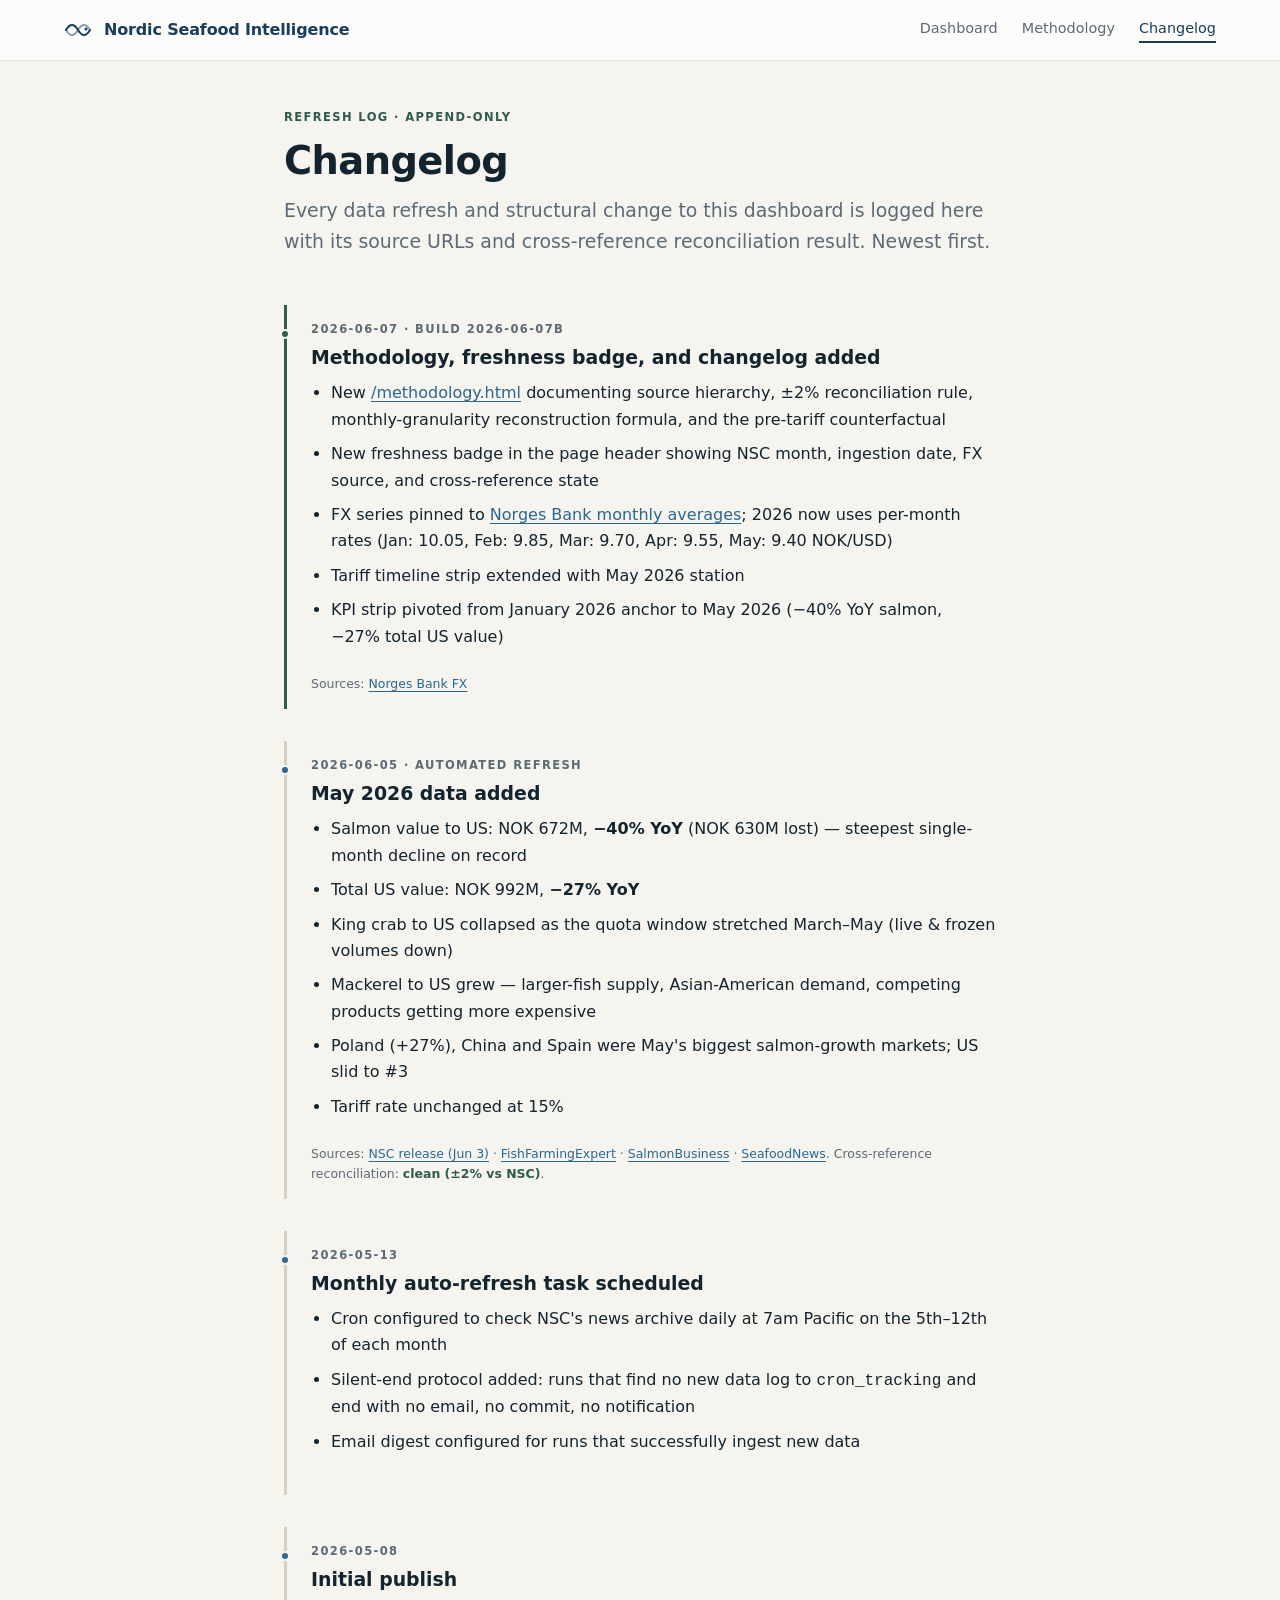
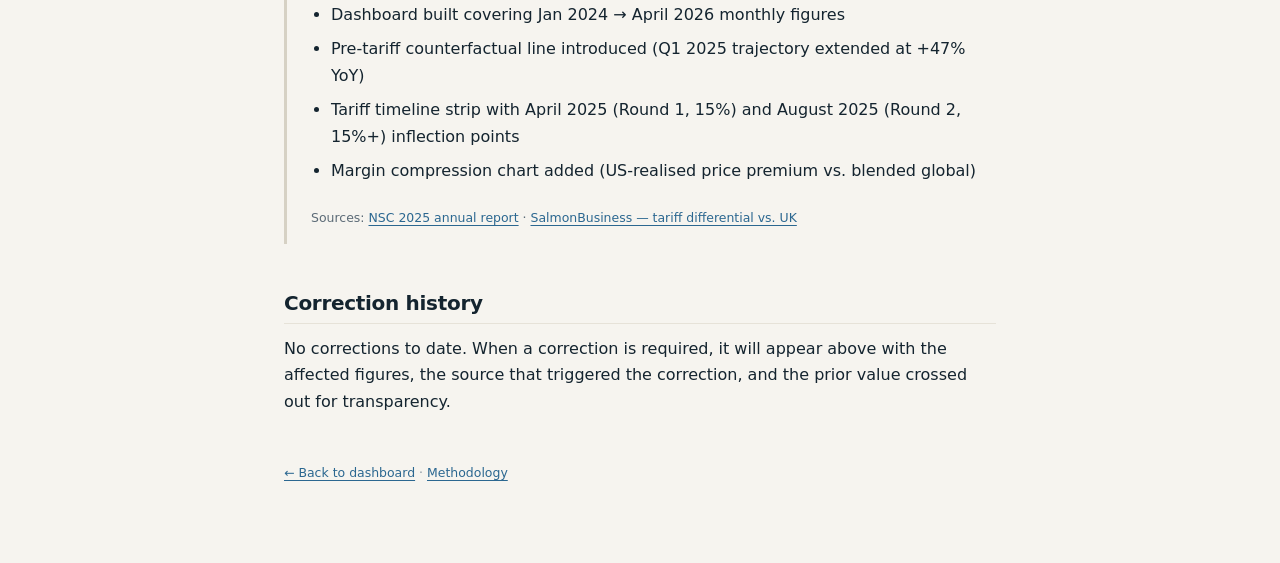
<file: changelog.html>
<!doctype html>
<html lang="en">
  <head>
    <meta charset="utf-8" />
    <meta name="viewport" content="width=device-width, initial-scale=1.0" />
    <title>Changelog — Norway Seafood US Tariff Impact</title>
    <link rel="icon" type="image/svg+xml" href="favicon.svg" />
    <link rel="preconnect" href="https://api.fontshare.com" />
    <link
      href="https://api.fontshare.com/v2/css?f[]=satoshi@400,500,700,900&f[]=general-sans@500,600&display=swap"
      rel="stylesheet"
    />
    <link rel="stylesheet" href="styles.css?v=20260607c" />
  </head>
  <body>
    <header class="page-header">
      <div class="container header-inner">
        <a href="index.html" class="brand" aria-label="Nordic Seafood Intelligence">
          <svg width="28" height="28" viewBox="0 0 28 28" fill="none" aria-hidden="true">
            <path d="M2 14 Q 8 4, 14 14 T 26 14" stroke="currentColor" stroke-width="2" fill="none" stroke-linecap="round" />
            <path d="M2 14 Q 8 24, 14 14 T 26 14" stroke="currentColor" stroke-width="2" fill="none" stroke-linecap="round" opacity="0.5" />
            <circle cx="22" cy="13" r="1.5" fill="currentColor" />
          </svg>
          <span>Nordic Seafood Intelligence</span>
        </a>
        <nav class="header-nav" aria-label="Dashboard pages">
          <a href="index.html">Dashboard</a>
          <a href="methodology.html">Methodology</a>
          <a href="changelog.html" class="active">Changelog</a>
        </nav>
      </div>
    </header>

    <main class="doc">
      <div class="doc-eyebrow">Refresh log · append-only</div>
      <h1>Changelog</h1>
      <p class="lede">
        Every data refresh and structural change to this dashboard is logged here with its
        source URLs and cross-reference reconciliation result. Newest first.
      </p>

      <!-- Latest entry -->
      <div class="changelog-entry entry-latest">
        <div class="ch-date">2026-06-07 · Build 2026-06-07b</div>
        <div class="ch-title">Methodology, freshness badge, and changelog added</div>
        <ul>
          <li>New <a href="methodology.html">/methodology.html</a> documenting source hierarchy, ±2% reconciliation rule, monthly-granularity reconstruction formula, and the pre-tariff counterfactual</li>
          <li>New freshness badge in the page header showing NSC month, ingestion date, FX source, and cross-reference state</li>
          <li>FX series pinned to <a href="https://www.norges-bank.no/en/topics/Statistics/exchange_rates/" target="_blank" rel="noopener">Norges Bank monthly averages</a>; 2026 now uses per-month rates (Jan: 10.05, Feb: 9.85, Mar: 9.70, Apr: 9.55, May: 9.40 NOK/USD)</li>
          <li>Tariff timeline strip extended with May 2026 station</li>
          <li>KPI strip pivoted from January 2026 anchor to May 2026 (−40% YoY salmon, −27% total US value)</li>
        </ul>
        <div class="ch-sources">
          Sources: <a href="https://www.norges-bank.no/en/topics/Statistics/exchange_rates/" target="_blank" rel="noopener">Norges Bank FX</a>
        </div>
      </div>

      <div class="changelog-entry">
        <div class="ch-date">2026-06-05 · Automated refresh</div>
        <div class="ch-title">May 2026 data added</div>
        <ul>
          <li>Salmon value to US: NOK 672M, <strong>−40% YoY</strong> (NOK 630M lost) — steepest single-month decline on record</li>
          <li>Total US value: NOK 992M, <strong>−27% YoY</strong></li>
          <li>King crab to US collapsed as the quota window stretched March–May (live &amp; frozen volumes down)</li>
          <li>Mackerel to US grew — larger-fish supply, Asian-American demand, competing products getting more expensive</li>
          <li>Poland (+27%), China and Spain were May's biggest salmon-growth markets; US slid to #3</li>
          <li>Tariff rate unchanged at 15%</li>
        </ul>
        <div class="ch-sources">
          Sources: <a href="https://www.mynewsdesk.com/seafood/pressreleases/lower-volumes-and-a-stronger-krone-led-to-a-decline-in-the-value-of-norwegian-seafood-exports-in-may-3451885" target="_blank" rel="noopener">NSC release (Jun 3)</a> · <a href="https://www.fishfarmingexpert.com/may-2026-norwegian-salmon-exports-norwegian-seafood-council/value-of-norways-salmon-exports-to-us-fell-by-50m-in-may/2132686" target="_blank" rel="noopener">FishFarmingExpert</a> · <a href="https://www.salmonbusiness.com/exports-europe-picks-up-the-slack-as-us-demand-falls/" target="_blank" rel="noopener">SalmonBusiness</a> · <a href="https://www.seafoodnews.com/Story/1332939/US-Market-Challenges-Push-Norwegian-Salmon-Fillet-Exports-Down-37-percent-Poland-and-China-Surge" target="_blank" rel="noopener">SeafoodNews</a>. Cross-reference reconciliation: <span style="color:#2f5b4e;font-weight:600">clean (±2% vs NSC)</span>.
        </div>
      </div>

      <div class="changelog-entry">
        <div class="ch-date">2026-05-13</div>
        <div class="ch-title">Monthly auto-refresh task scheduled</div>
        <ul>
          <li>Cron configured to check NSC's news archive daily at 7am Pacific on the 5th–12th of each month</li>
          <li>Silent-end protocol added: runs that find no new data log to <code>cron_tracking</code> and end with no email, no commit, no notification</li>
          <li>Email digest configured for runs that successfully ingest new data</li>
        </ul>
      </div>

      <div class="changelog-entry">
        <div class="ch-date">2026-05-08</div>
        <div class="ch-title">Initial publish</div>
        <ul>
          <li>Dashboard built covering Jan 2024 → April 2026 monthly figures</li>
          <li>Pre-tariff counterfactual line introduced (Q1 2025 trajectory extended at +47% YoY)</li>
          <li>Tariff timeline strip with April 2025 (Round 1, 15%) and August 2025 (Round 2, 15%+) inflection points</li>
          <li>Margin compression chart added (US-realised price premium vs. blended global)</li>
        </ul>
        <div class="ch-sources">
          Sources: <a href="https://en.seafood.no/news-and-media/news-archive/price-growth-for-wild-fish-and-increased-salmon-volume-resulted-in-record-value-for-norwegian-seafood-exports-in-2025-/" target="_blank" rel="noopener">NSC 2025 annual report</a> · <a href="https://www.salmonbusiness.com/norway-faces-higher-us-tariffs-than-uk-under-trumps-new-import-rules/" target="_blank" rel="noopener">SalmonBusiness — tariff differential vs. UK</a>
        </div>
      </div>

      <h2>Correction history</h2>
      <p>
        No corrections to date. When a correction is required, it will appear above with the
        affected figures, the source that triggered the correction, and the prior value crossed
        out for transparency.
      </p>

      <p style="margin-top: 3rem; font-size: var(--text-xs); color: var(--color-text-faint);">
        <a href="index.html">← Back to dashboard</a> · <a href="methodology.html">Methodology</a>
      </p>
    </main>
  </body>
</html>
</file>
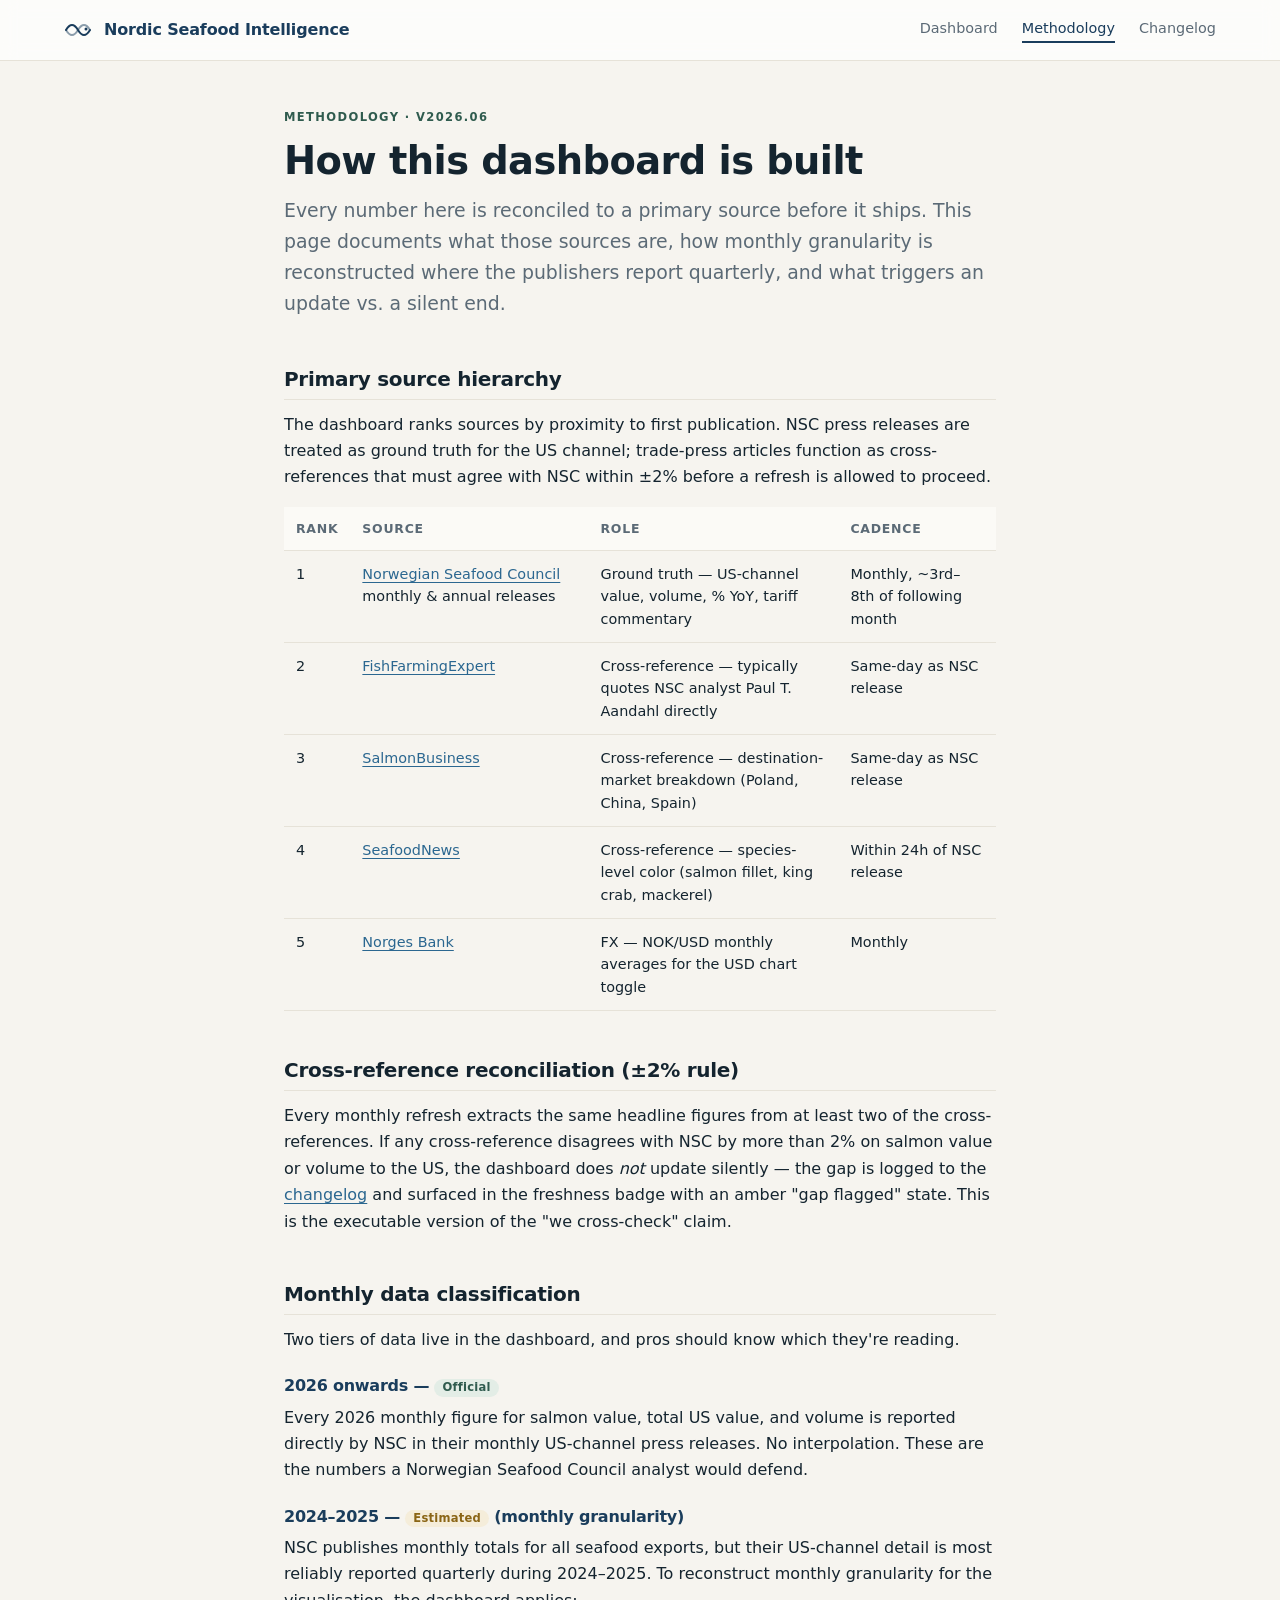
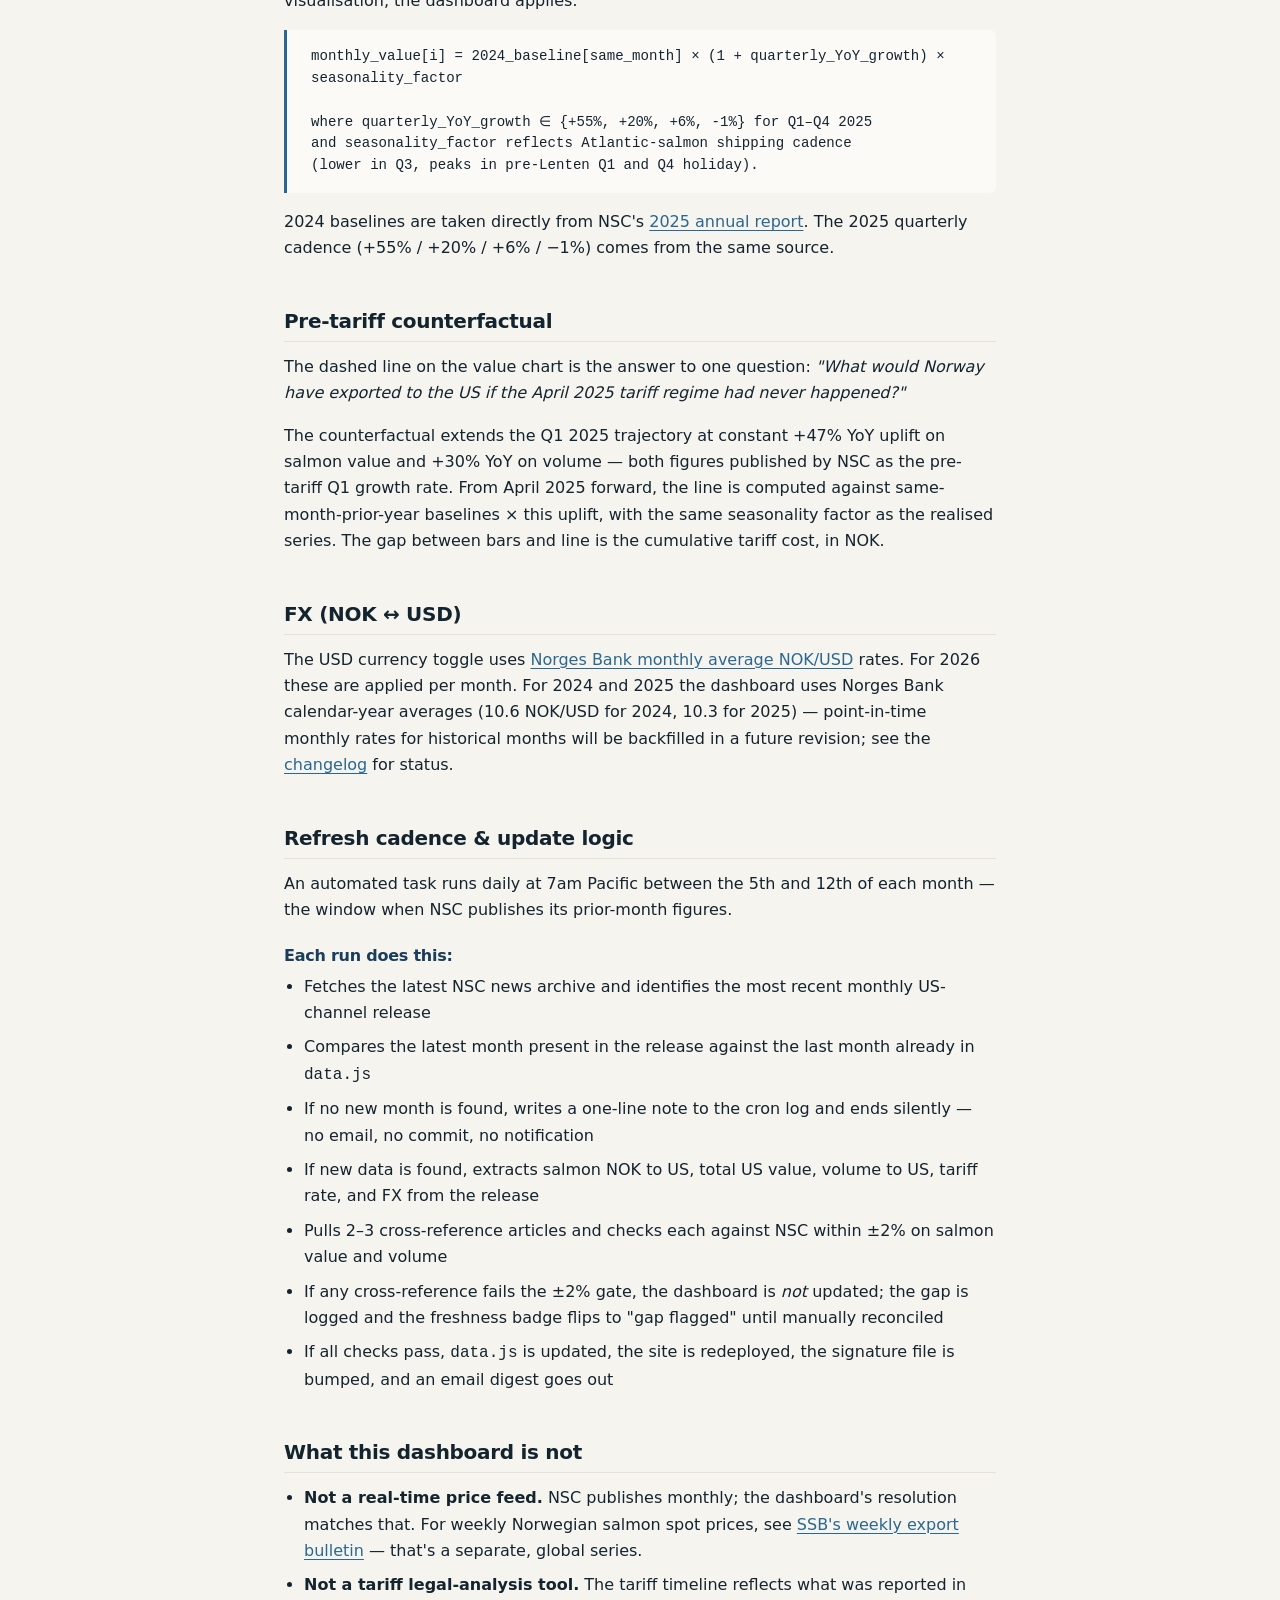
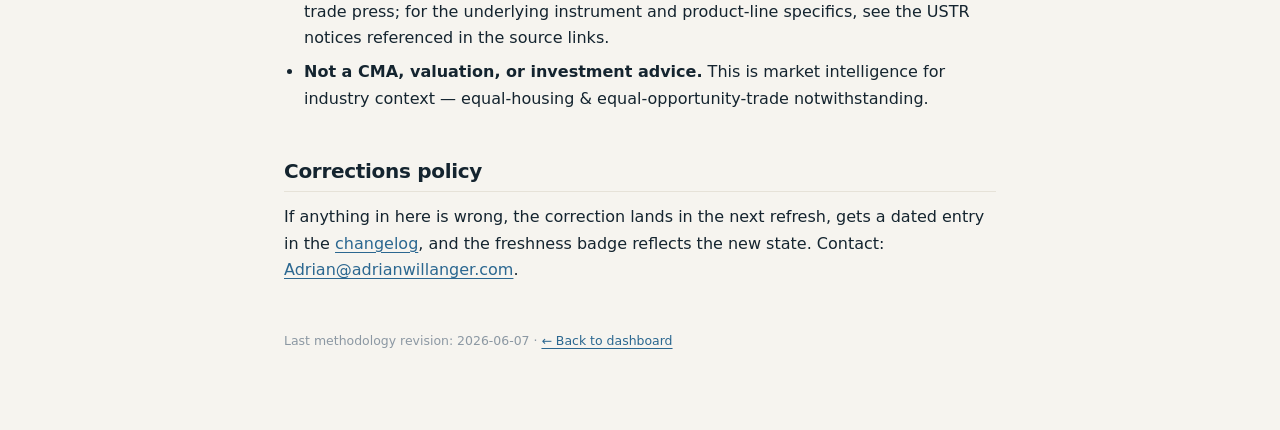
<file: methodology.html>
<!doctype html>
<html lang="en">
  <head>
    <meta charset="utf-8" />
    <meta name="viewport" content="width=device-width, initial-scale=1.0" />
    <title>Methodology — Norway Seafood US Tariff Impact</title>
    <link rel="icon" type="image/svg+xml" href="favicon.svg" />
    <link rel="preconnect" href="https://api.fontshare.com" />
    <link
      href="https://api.fontshare.com/v2/css?f[]=satoshi@400,500,700,900&f[]=general-sans@500,600&display=swap"
      rel="stylesheet"
    />
    <link rel="stylesheet" href="styles.css?v=20260607c" />
  </head>
  <body>
    <header class="page-header">
      <div class="container header-inner">
        <a href="index.html" class="brand" aria-label="Nordic Seafood Intelligence">
          <svg width="28" height="28" viewBox="0 0 28 28" fill="none" aria-hidden="true">
            <path d="M2 14 Q 8 4, 14 14 T 26 14" stroke="currentColor" stroke-width="2" fill="none" stroke-linecap="round" />
            <path d="M2 14 Q 8 24, 14 14 T 26 14" stroke="currentColor" stroke-width="2" fill="none" stroke-linecap="round" opacity="0.5" />
            <circle cx="22" cy="13" r="1.5" fill="currentColor" />
          </svg>
          <span>Nordic Seafood Intelligence</span>
        </a>
        <nav class="header-nav" aria-label="Dashboard pages">
          <a href="index.html">Dashboard</a>
          <a href="methodology.html" class="active">Methodology</a>
          <a href="changelog.html">Changelog</a>
        </nav>
      </div>
    </header>

    <main class="doc">
      <div class="doc-eyebrow">Methodology · v2026.06</div>
      <h1>How this dashboard is built</h1>
      <p class="lede">
        Every number here is reconciled to a primary source before it ships. This page documents
        what those sources are, how monthly granularity is reconstructed where the publishers
        report quarterly, and what triggers an update vs. a silent end.
      </p>

      <h2>Primary source hierarchy</h2>
      <p>
        The dashboard ranks sources by proximity to first publication. NSC press releases are
        treated as ground truth for the US channel; trade-press articles function as
        cross-references that must agree with NSC within ±2% before a refresh is allowed to
        proceed.
      </p>
      <table class="source-table">
        <thead>
          <tr>
            <th>Rank</th>
            <th>Source</th>
            <th>Role</th>
            <th>Cadence</th>
          </tr>
        </thead>
        <tbody>
          <tr>
            <td>1</td>
            <td><a href="https://en.seafood.no/news-and-media/news-archive/" target="_blank" rel="noopener">Norwegian Seafood Council</a> monthly &amp; annual releases</td>
            <td>Ground truth — US-channel value, volume, % YoY, tariff commentary</td>
            <td>Monthly, ~3rd–8th of following month</td>
          </tr>
          <tr>
            <td>2</td>
            <td><a href="https://www.fishfarmingexpert.com/" target="_blank" rel="noopener">FishFarmingExpert</a></td>
            <td>Cross-reference — typically quotes NSC analyst Paul T. Aandahl directly</td>
            <td>Same-day as NSC release</td>
          </tr>
          <tr>
            <td>3</td>
            <td><a href="https://www.salmonbusiness.com/" target="_blank" rel="noopener">SalmonBusiness</a></td>
            <td>Cross-reference — destination-market breakdown (Poland, China, Spain)</td>
            <td>Same-day as NSC release</td>
          </tr>
          <tr>
            <td>4</td>
            <td><a href="https://www.seafoodnews.com/" target="_blank" rel="noopener">SeafoodNews</a></td>
            <td>Cross-reference — species-level color (salmon fillet, king crab, mackerel)</td>
            <td>Within 24h of NSC release</td>
          </tr>
          <tr>
            <td>5</td>
            <td><a href="https://www.norges-bank.no/en/topics/Statistics/exchange_rates/" target="_blank" rel="noopener">Norges Bank</a></td>
            <td>FX — NOK/USD monthly averages for the USD chart toggle</td>
            <td>Monthly</td>
          </tr>
        </tbody>
      </table>

      <h2>Cross-reference reconciliation (±2% rule)</h2>
      <p>
        Every monthly refresh extracts the same headline figures from at least two of the
        cross-references. If any cross-reference disagrees with NSC by more than 2% on salmon
        value or volume to the US, the dashboard does <em>not</em> update silently — the gap is
        logged to the <a href="changelog.html">changelog</a> and surfaced in the freshness badge
        with an amber "gap flagged" state. This is the executable version of the
        "we cross-check" claim.
      </p>

      <h2>Monthly data classification</h2>
      <p>
        Two tiers of data live in the dashboard, and pros should know which they're reading.
      </p>
      <h3>2026 onwards — <span class="pill pill-official">Official</span></h3>
      <p>
        Every 2026 monthly figure for salmon value, total US value, and volume is reported
        directly by NSC in their monthly US-channel press releases. No interpolation. These are
        the numbers a Norwegian Seafood Council analyst would defend.
      </p>
      <h3>2024–2025 — <span class="pill pill-estimated">Estimated</span> (monthly granularity)</h3>
      <p>
        NSC publishes monthly totals for all seafood exports, but their US-channel detail is
        most reliably reported quarterly during 2024–2025. To reconstruct monthly granularity
        for the visualisation, the dashboard applies:
      </p>
      <div class="formula">monthly_value[i] = 2024_baseline[same_month] × (1 + quarterly_YoY_growth) × seasonality_factor

where quarterly_YoY_growth ∈ {+55%, +20%, +6%, -1%} for Q1–Q4 2025
and seasonality_factor reflects Atlantic-salmon shipping cadence
(lower in Q3, peaks in pre-Lenten Q1 and Q4 holiday).</div>
      <p>
        2024 baselines are taken directly from NSC's <a href="https://en.seafood.no/news-and-media/news-archive/price-growth-for-wild-fish-and-increased-salmon-volume-resulted-in-record-value-for-norwegian-seafood-exports-in-2025-/" target="_blank" rel="noopener">2025 annual report</a>. The 2025 quarterly cadence (+55% / +20% / +6% / −1%) comes from the same source.
      </p>

      <h2>Pre-tariff counterfactual</h2>
      <p>
        The dashed line on the value chart is the answer to one question: <em>"What would Norway
        have exported to the US if the April 2025 tariff regime had never happened?"</em>
      </p>
      <p>
        The counterfactual extends the Q1 2025 trajectory at constant +47% YoY uplift on salmon
        value and +30% YoY on volume — both figures published by NSC as the pre-tariff Q1
        growth rate. From April 2025 forward, the line is computed against same-month-prior-year
        baselines × this uplift, with the same seasonality factor as the realised series. The
        gap between bars and line is the cumulative tariff cost, in NOK.
      </p>

      <h2>FX (NOK ↔ USD)</h2>
      <p>
        The USD currency toggle uses <a href="https://www.norges-bank.no/en/topics/Statistics/exchange_rates/" target="_blank" rel="noopener">Norges Bank monthly average NOK/USD</a> rates. For 2026 these are applied per month. For 2024 and 2025 the dashboard uses Norges Bank calendar-year averages (10.6 NOK/USD for 2024, 10.3 for 2025) — point-in-time monthly rates for historical months will be backfilled in a future revision; see the <a href="changelog.html">changelog</a> for status.
      </p>

      <h2>Refresh cadence &amp; update logic</h2>
      <p>
        An automated task runs daily at 7am Pacific between the 5th and 12th of each month —
        the window when NSC publishes its prior-month figures.
      </p>
      <h3>Each run does this:</h3>
      <ul>
        <li>Fetches the latest NSC news archive and identifies the most recent monthly US-channel release</li>
        <li>Compares the latest month present in the release against the last month already in <code>data.js</code></li>
        <li>If no new month is found, writes a one-line note to the cron log and ends silently — no email, no commit, no notification</li>
        <li>If new data is found, extracts salmon NOK to US, total US value, volume to US, tariff rate, and FX from the release</li>
        <li>Pulls 2–3 cross-reference articles and checks each against NSC within ±2% on salmon value and volume</li>
        <li>If any cross-reference fails the ±2% gate, the dashboard is <em>not</em> updated; the gap is logged and the freshness badge flips to "gap flagged" until manually reconciled</li>
        <li>If all checks pass, <code>data.js</code> is updated, the site is redeployed, the signature file is bumped, and an email digest goes out</li>
      </ul>

      <h2>What this dashboard is not</h2>
      <ul>
        <li><strong>Not a real-time price feed.</strong> NSC publishes monthly; the dashboard's resolution matches that. For weekly Norwegian salmon spot prices, see <a href="https://www.ssb.no/en/utenriksokonomi/utenrikshandel/statistikk/eksport-av-laks/artikler/salmon-price" target="_blank" rel="noopener">SSB's weekly export bulletin</a> — that's a separate, global series.</li>
        <li><strong>Not a tariff legal-analysis tool.</strong> The tariff timeline reflects what was reported in trade press; for the underlying instrument and product-line specifics, see the USTR notices referenced in the source links.</li>
        <li><strong>Not a CMA, valuation, or investment advice.</strong> This is market intelligence for industry context — equal-housing &amp; equal-opportunity-trade notwithstanding.</li>
      </ul>

      <h2>Corrections policy</h2>
      <p>
        If anything in here is wrong, the correction lands in the next refresh, gets a dated
        entry in the <a href="changelog.html">changelog</a>, and the freshness badge reflects
        the new state. Contact: <a href="mailto:Adrian@adrianwillanger.com">Adrian@adrianwillanger.com</a>.
      </p>

      <p style="margin-top: 3rem; font-size: var(--text-xs); color: var(--color-text-faint);">
        Last methodology revision: 2026-06-07 · <a href="index.html">← Back to dashboard</a>
      </p>
    </main>
  </body>
</html>
</file>
<file: styles.css>
/* ============================================================
   Nordic Seafood Intelligence — design tokens
   Cool Nordic blue palette · coral accent for tariff impact
   ============================================================ */

:root {
  /* Surfaces */
  --color-bg: #f6f4ef;          /* warm paper */
  --color-surface: #ffffff;
  --color-surface-2: #fbfaf6;
  --color-border: #e6e2d8;
  --color-border-strong: #d6d1c4;

  /* Text */
  --color-text: #14242f;        /* deep nordic ink */
  --color-text-muted: #5b6a76;
  --color-text-faint: #8c98a3;

  /* Brand & data */
  --color-fjord: #1a3d5c;       /* primary deep blue */
  --color-fjord-2: #2b6790;
  --color-glacier: #6fa8c9;
  --color-mist: #b9d4e3;
  --color-salmon: #e87a5d;      /* salmon flesh */
  --color-coral: #d94a3b;       /* tariff red */
  --color-amber: #d4a13b;       /* secondary accent */
  --color-pine: #2f5b4e;        /* whitefish/cod */
  --color-pine-2: #4a8073;

  --color-success: #2f5b4e;
  --color-error: #d94a3b;

  /* Type */
  --font-display: "General Sans", "Satoshi", system-ui, sans-serif;
  --font-body: "Satoshi", system-ui, -apple-system, sans-serif;

  --text-xs: 0.78rem;
  --text-sm: 0.9rem;
  --text-base: 1rem;
  --text-lg: 1.18rem;
  --text-xl: 1.5rem;
  --text-2xl: 2rem;
  --text-3xl: 2.75rem;
  --text-hero: clamp(2.4rem, 4.5vw, 3.6rem);

  /* Space */
  --space-1: 0.25rem;
  --space-2: 0.5rem;
  --space-3: 0.75rem;
  --space-4: 1rem;
  --space-6: 1.5rem;
  --space-8: 2rem;
  --space-12: 3rem;
  --space-16: 4rem;

  --radius-sm: 6px;
  --radius: 12px;
  --radius-lg: 18px;

  --shadow-sm: 0 1px 2px rgba(20, 36, 47, 0.04),
               0 1px 1px rgba(20, 36, 47, 0.02);
  --shadow: 0 4px 14px rgba(20, 36, 47, 0.06),
            0 1px 2px rgba(20, 36, 47, 0.04);
}

/* Reset */
*, *::before, *::after { box-sizing: border-box; }
html, body { margin: 0; padding: 0; }
body {
  font-family: var(--font-body);
  background: var(--color-bg);
  color: var(--color-text);
  font-size: var(--text-base);
  line-height: 1.55;
  -webkit-font-smoothing: antialiased;
  font-feature-settings: "ss01", "ss02";
}
h1, h2, h3 { font-family: var(--font-display); font-weight: 600; line-height: 1.15; margin: 0; letter-spacing: -0.015em; }
h1 em { font-style: normal; color: var(--color-fjord-2); font-weight: 500; }
p { margin: 0; }
a { color: var(--color-fjord-2); text-decoration: underline; text-underline-offset: 3px; text-decoration-thickness: 1px; }
a:hover { color: var(--color-coral); }

button { font-family: inherit; cursor: pointer; }

.container {
  max-width: 1200px;
  margin: 0 auto;
  padding: 0 var(--space-6);
}

/* Header */
.page-header {
  border-bottom: 1px solid var(--color-border);
  background: rgba(255, 255, 255, 0.7);
  backdrop-filter: blur(8px);
  position: sticky;
  top: 0;
  z-index: 10;
}
.header-inner {
  display: flex;
  align-items: center;
  justify-content: space-between;
  padding: var(--space-4) var(--space-6);
  max-width: 1200px;
  margin: 0 auto;
}
.brand {
  display: inline-flex;
  align-items: center;
  gap: var(--space-3);
  color: var(--color-fjord);
  font-family: var(--font-display);
  font-weight: 600;
  text-decoration: none;
  letter-spacing: -0.01em;
}
.header-meta {
  font-size: var(--text-xs);
  color: var(--color-text-muted);
  font-variant-numeric: tabular-nums;
}
.header-nav {
  display: inline-flex;
  align-items: center;
  gap: var(--space-6);
  font-size: var(--text-sm);
}
.header-nav a {
  color: var(--color-text-muted);
  text-decoration: none;
  font-weight: 500;
  padding-bottom: 2px;
  border-bottom: 2px solid transparent;
  transition: color 0.15s ease, border-color 0.15s ease;
}
.header-nav a:hover { color: var(--color-fjord); }
.header-nav a.active {
  color: var(--color-fjord);
  border-bottom-color: var(--color-fjord);
}

/* Freshness strip */
.freshness-strip {
  background: linear-gradient(180deg, #ecf3ee 0%, #e3ede6 100%);
  border-bottom: 1px solid #c9dccf;
  font-size: var(--text-xs);
  color: var(--color-text);
  font-variant-numeric: tabular-nums;
}
.freshness-inner {
  display: flex;
  flex-wrap: wrap;
  align-items: center;
  gap: var(--space-3);
  padding: var(--space-3) var(--space-6);
  max-width: 1200px;
  margin: 0 auto;
}
.freshness-dot {
  width: 8px;
  height: 8px;
  border-radius: 50%;
  background: #2f5b4e;
  box-shadow: 0 0 0 3px rgba(47, 91, 78, 0.18);
  flex-shrink: 0;
}
.freshness-label {
  font-weight: 600;
  color: var(--color-pine);
  text-transform: uppercase;
  letter-spacing: 0.06em;
  font-size: 0.7rem;
}
.freshness-item strong { font-weight: 600; color: var(--color-text); }
.freshness-item { color: var(--color-text-muted); }
.freshness-item span:not(.freshness-muted) { color: var(--color-text); }
.freshness-muted { color: var(--color-text-faint); }
.freshness-sep { color: var(--color-text-faint); }
.freshness-link {
  margin-left: auto;
  color: var(--color-fjord-2);
  text-decoration: none;
  font-weight: 500;
}
.freshness-link:hover { text-decoration: underline; }
.cr-ok { color: #2f5b4e; font-weight: 600; }
.cr-warn { color: #b45e1e; font-weight: 600; }

@media (max-width: 720px) {
  .freshness-inner { gap: var(--space-2); font-size: 0.72rem; }
  .freshness-sep { display: none; }
  .freshness-link { margin-left: 0; flex-basis: 100%; }
  .header-nav { gap: var(--space-4); font-size: var(--text-xs); }
}

/* Hero */
.hero {
  padding: var(--space-16) 0 var(--space-12);
  max-width: 880px;
}
.eyebrow {
  display: inline-flex;
  align-items: center;
  gap: var(--space-2);
  padding: var(--space-1) var(--space-3);
  border-radius: 999px;
  background: var(--color-surface);
  border: 1px solid var(--color-border-strong);
  color: var(--color-text-muted);
  font-size: var(--text-xs);
  font-weight: 500;
  text-transform: uppercase;
  letter-spacing: 0.08em;
  margin-bottom: var(--space-6);
}
.flag { font-size: 0.95rem; line-height: 1; }
h1 {
  font-size: var(--text-hero);
  margin-bottom: var(--space-6);
}
.lede {
  font-size: var(--text-lg);
  color: var(--color-text-muted);
  max-width: 720px;
  line-height: 1.55;
}

/* KPI row */
.kpis {
  display: grid;
  grid-template-columns: repeat(4, 1fr);
  gap: var(--space-4);
  margin-bottom: var(--space-8);
}
.kpi {
  background: var(--color-surface);
  border: 1px solid var(--color-border);
  border-radius: var(--radius);
  padding: var(--space-6);
  box-shadow: var(--shadow-sm);
}
.kpi-label {
  font-size: var(--text-xs);
  color: var(--color-text-muted);
  text-transform: uppercase;
  letter-spacing: 0.06em;
  font-weight: 500;
  margin-bottom: var(--space-3);
}
.kpi-value {
  font-family: var(--font-display);
  font-size: 2.4rem;
  font-weight: 700;
  font-variant-numeric: tabular-nums lining-nums;
  letter-spacing: -0.02em;
  color: var(--color-fjord);
  line-height: 1;
}
.kpi-value .unit {
  font-size: 1.4rem;
  font-weight: 500;
  color: var(--color-text-muted);
  margin-left: 2px;
}
.kpi-delta {
  margin-top: var(--space-3);
  font-size: var(--text-sm);
  font-weight: 500;
  font-variant-numeric: tabular-nums;
}
.delta-down { color: var(--color-coral); }
.delta-up { color: var(--color-pine); }
.delta-neutral { color: var(--color-text-muted); }

/* Cards */
.card {
  background: var(--color-surface);
  border: 1px solid var(--color-border);
  border-radius: var(--radius-lg);
  padding: var(--space-8);
  margin-bottom: var(--space-8);
  box-shadow: var(--shadow-sm);
}
.card-header {
  display: flex;
  align-items: flex-start;
  justify-content: space-between;
  gap: var(--space-6);
  margin-bottom: var(--space-6);
  flex-wrap: wrap;
}
.card-header h2 {
  font-size: var(--text-xl);
  margin-bottom: var(--space-2);
  color: var(--color-fjord);
}
.card-sub {
  font-size: var(--text-sm);
  color: var(--color-text-muted);
}
.card-footer {
  margin-top: var(--space-4);
  padding-top: var(--space-4);
  border-top: 1px dashed var(--color-border);
}

/* Controls / chips */
.controls { display: inline-flex; gap: var(--space-1); padding: 4px; background: var(--color-surface-2); border-radius: 999px; border: 1px solid var(--color-border); }
.chip {
  border: none;
  background: transparent;
  padding: var(--space-2) var(--space-4);
  border-radius: 999px;
  font-size: var(--text-sm);
  font-weight: 500;
  color: var(--color-text-muted);
  transition: background 200ms ease, color 200ms ease;
}
.chip.active {
  background: var(--color-fjord);
  color: white;
  box-shadow: var(--shadow-sm);
}
.chip:not(.active):hover { color: var(--color-text); }

/* Chart wrappers */
.chart-wrap { position: relative; width: 100%; height: 420px; }
.chart-wrap-md { height: 340px; }
canvas { max-width: 100%; }

/* Grid 2-col */
.grid-2 {
  display: grid;
  grid-template-columns: 1fr 1fr;
  gap: var(--space-8);
  margin-bottom: var(--space-8);
}
.grid-2 .card { margin-bottom: 0; }

/* Legend swatches */
.legend-row {
  display: flex;
  flex-wrap: wrap;
  align-items: center;
  gap: var(--space-4);
  font-size: var(--text-sm);
  color: var(--color-text-muted);
  font-weight: 500;
}
.swatch {
  display: inline-block;
  width: 14px;
  height: 14px;
  border-radius: 3px;
  margin-right: 6px;
  vertical-align: -2px;
}
.sw-salmon { background: var(--color-salmon); }
.sw-cod { background: var(--color-pine); }
.sw-crab { background: var(--color-amber); }
.sw-other { background: var(--color-glacier); }
.sw-counter { background: repeating-linear-gradient(45deg, var(--color-fjord) 0 4px, transparent 4px 8px); border: 1px dashed var(--color-fjord); }

/* Timeline */
.timeline {
  list-style: none;
  padding: 0;
  margin: 0;
  display: grid;
  grid-template-columns: repeat(6, 1fr);
  gap: var(--space-4);
  position: relative;
}
.timeline::before {
  content: "";
  position: absolute;
  top: 38px;
  left: 0;
  right: 0;
  height: 2px;
  background: linear-gradient(
    to right,
    var(--color-pine) 0%,
    var(--color-pine) 16%,
    var(--color-coral) 16%,
    var(--color-coral) 100%
  );
  border-radius: 2px;
  opacity: 0.25;
}
.timeline li {
  position: relative;
  padding-top: var(--space-12);
}
.timeline li::before {
  content: "";
  position: absolute;
  top: 30px;
  left: 50%;
  transform: translateX(-50%);
  width: 16px;
  height: 16px;
  border-radius: 50%;
  background: var(--color-surface);
  border: 3px solid var(--color-pine);
  z-index: 1;
}
.timeline li.t-shock::before {
  border-color: var(--color-coral);
  background: var(--color-coral);
  box-shadow: 0 0 0 4px rgba(217, 74, 59, 0.18);
}
.timeline li.t-now::before {
  border-color: var(--color-fjord);
  background: var(--color-fjord);
  box-shadow: 0 0 0 4px rgba(26, 61, 92, 0.18);
}
.t-date {
  position: absolute;
  top: 0;
  left: 50%;
  transform: translateX(-50%);
  font-family: var(--font-display);
  font-size: var(--text-xs);
  text-transform: uppercase;
  letter-spacing: 0.08em;
  color: var(--color-text-muted);
  font-weight: 600;
  white-space: nowrap;
}
.t-rate {
  display: inline-block;
  padding: 2px 10px;
  border-radius: 999px;
  background: rgba(47, 91, 78, 0.12);
  color: var(--color-pine);
  font-family: var(--font-display);
  font-weight: 700;
  font-size: var(--text-sm);
  margin-bottom: var(--space-3);
  font-variant-numeric: tabular-nums;
}
.t-rate-15 { background: rgba(217, 74, 59, 0.12); color: var(--color-coral); }
.t-rate-15p { background: rgba(217, 74, 59, 0.16); color: var(--color-coral); }
.t-body {
  font-size: var(--text-sm);
  color: var(--color-text-muted);
  line-height: 1.5;
}
.t-body strong { color: var(--color-text); font-weight: 600; }
.t-body em { font-style: normal; color: var(--color-coral); font-weight: 600; }

/* Footnote */
.footnote {
  border-top: 1px solid var(--color-border);
  padding: var(--space-12) 0;
  font-size: var(--text-sm);
  color: var(--color-text-muted);
}
.footnote h3 {
  font-size: var(--text-base);
  text-transform: uppercase;
  letter-spacing: 0.08em;
  font-weight: 600;
  color: var(--color-text);
  margin-bottom: var(--space-4);
}
.footnote ul { padding-left: var(--space-6); margin: 0 0 var(--space-6); }
.footnote li { margin-bottom: var(--space-2); }
.signoff {
  font-size: var(--text-xs);
  color: var(--color-text-faint);
  border-top: 1px dashed var(--color-border);
  padding-top: var(--space-4);
}

/* Responsive */
@media (max-width: 980px) {
  .kpis { grid-template-columns: repeat(2, 1fr); }
  .grid-2 { grid-template-columns: 1fr; }
  .timeline { grid-template-columns: 1fr; gap: var(--space-6); }
  .timeline::before { display: none; }
  .timeline li { padding-top: var(--space-2); padding-left: var(--space-12); }
  .timeline li::before { top: 6px; left: 16px; transform: none; }
  .t-date { position: static; transform: none; display: block; margin-bottom: var(--space-1); }
}
@media (max-width: 600px) {
  .hero { padding: var(--space-12) 0 var(--space-8); }
  .kpis { grid-template-columns: 1fr; }
  .card { padding: var(--space-6); }
  .chart-wrap { height: 360px; }
  .chart-wrap-md { height: 320px; }
}

/* ============================================================
   Doc pages — methodology.html, changelog.html
   ============================================================ */
.doc {
  max-width: 760px;
  margin: 0 auto;
  padding: var(--space-12) var(--space-6) var(--space-16);
}
.doc-eyebrow {
  font-size: 0.72rem;
  text-transform: uppercase;
  letter-spacing: 0.12em;
  color: var(--color-pine);
  font-weight: 600;
  margin-bottom: var(--space-3);
}
.doc h1 {
  font-size: clamp(1.8rem, 3vw, 2.4rem);
  margin-bottom: var(--space-3);
}
.doc .lede {
  font-size: var(--text-lg);
  color: var(--color-text-muted);
  max-width: 60ch;
  margin-bottom: var(--space-12);
}
.doc h2 {
  font-size: 1.25rem;
  margin: var(--space-12) 0 var(--space-3);
  padding-bottom: var(--space-2);
  border-bottom: 1px solid var(--color-border);
}
.doc h3 {
  font-size: 1rem;
  font-weight: 600;
  margin: var(--space-6) 0 var(--space-2);
  color: var(--color-fjord);
}
.doc p, .doc li {
  font-size: var(--text-base);
  color: var(--color-text);
  line-height: 1.65;
}
.doc p { margin-bottom: var(--space-4); }
.doc ul { padding-left: 1.25rem; margin: 0 0 var(--space-6); }
.doc li { margin-bottom: var(--space-2); }
.doc a { color: var(--color-fjord-2); }
.doc .formula {
  background: var(--color-surface-2);
  border-left: 3px solid var(--color-fjord-2);
  padding: var(--space-4) var(--space-6);
  margin: var(--space-4) 0;
  font-family: ui-monospace, "SF Mono", Menlo, monospace;
  font-size: 0.88rem;
  border-radius: 0 var(--radius-sm) var(--radius-sm) 0;
  white-space: pre-wrap;
}
.doc .source-table {
  width: 100%;
  border-collapse: collapse;
  margin: var(--space-4) 0 var(--space-8);
  font-size: var(--text-sm);
}
.doc .source-table th, .doc .source-table td {
  text-align: left;
  padding: var(--space-3);
  border-bottom: 1px solid var(--color-border);
  vertical-align: top;
}
.doc .source-table th {
  font-weight: 600;
  color: var(--color-text-muted);
  font-size: var(--text-xs);
  text-transform: uppercase;
  letter-spacing: 0.06em;
  background: var(--color-surface-2);
}
.doc .pill {
  display: inline-block;
  padding: 2px 8px;
  border-radius: 999px;
  font-size: 0.72rem;
  font-weight: 600;
  letter-spacing: 0.02em;
}
.doc .pill-official { background: #e3ede6; color: #2f5b4e; }
.doc .pill-anchored { background: #e8eff4; color: #1a3d5c; }
.doc .pill-estimated { background: #f5edda; color: #8a6515; }

/* Changelog entries */
.changelog-entry {
  border-left: 3px solid var(--color-border-strong);
  padding: var(--space-4) 0 var(--space-4) var(--space-6);
  margin-bottom: var(--space-8);
  position: relative;
}
.changelog-entry::before {
  content: '';
  position: absolute;
  left: -7px;
  top: var(--space-6);
  width: 10px;
  height: 10px;
  border-radius: 50%;
  background: var(--color-fjord-2);
  border: 2px solid var(--color-bg);
}
.changelog-entry.entry-latest { border-left-color: var(--color-pine); }
.changelog-entry.entry-latest::before { background: var(--color-pine); }
.changelog-entry .ch-date {
  font-size: 0.72rem;
  text-transform: uppercase;
  letter-spacing: 0.12em;
  color: var(--color-text-muted);
  font-weight: 600;
  margin-bottom: var(--space-1);
}
.changelog-entry .ch-title {
  font-family: var(--font-display);
  font-weight: 600;
  font-size: var(--text-lg);
  margin-bottom: var(--space-2);
  color: var(--color-text);
}
.changelog-entry ul { margin-top: var(--space-2); }
.changelog-entry .ch-sources {
  font-size: var(--text-xs);
  color: var(--color-text-muted);
  margin-top: var(--space-3);
}
.changelog-entry .ch-sources a { color: var(--color-fjord-2); }
</file>
